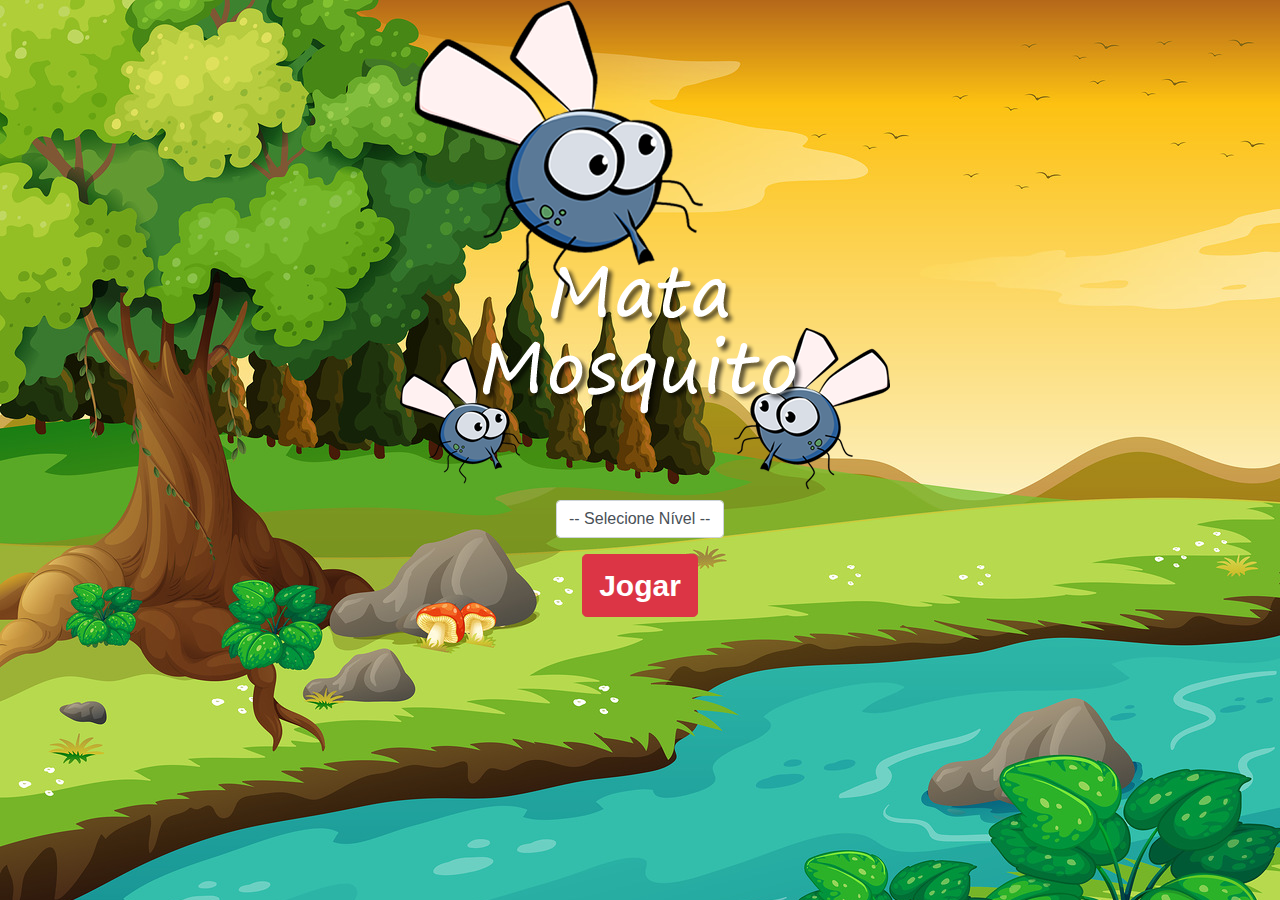
<file: index.html>
<!DOCTYPE html>
<html>
    <head>
        <title>Mata Mosquito</title>
        <meta http-equiv="Content-Type" content="text/html;charset=UTF-8">
        <meta name="viewport" content="width=device-width, initial-scale:1, shrink-to-fit:no">
        <link rel="stylesheet" href="estilo.css">
        <link rel="stylesheet" href="bootstrap/bootstrap5/css/bootstrap.min.css">
        <link rel="stylesheet" href="bootstrap/bootstrap4/css/bootstrap.min.css">
        <script>
            function iniciarJogo(){
                var nivel = document.getElementById('nivel').value
                if(nivel === ''){
                    alert('Selecione um nível para jogar o jogo!')
                    return false
                }
                window.location.href = 'jogo.html?' + nivel
            }
        </script>
    </head>
    <body>
        <div class="container">
            <div class="row">
                <div class="col">
                    <div class="d-flex justify-content-center">
                        <img src="imagens/game.png">
                    </div>
                </div>
            </div>
            <div class="row">
                <div class="col">
                    <div class="d-flex justify-content-center">
                        <div class="mb-3">
                            <select class="form-control" id="nivel">
                                <option value="">-- Selecione Nível --</option>
                                <option value="normal">Normal</option>
                                <option value="dificil">Difícil</option>
                                <option value="aedes">Aedes Egipty</option>
                            </select>
                        </div>
                    </div>
                </div>
            </div>
            <div class="row">
                <div class="col">
                    <div class="d-flex justify-content-center">
                        <button type="button" class="btn btn-danger comecar btn-lg" onclick="iniciarJogo()">Jogar</button>
                    </div>
                </div>
            </div>
        </div>
    </body>
</html>
</file>
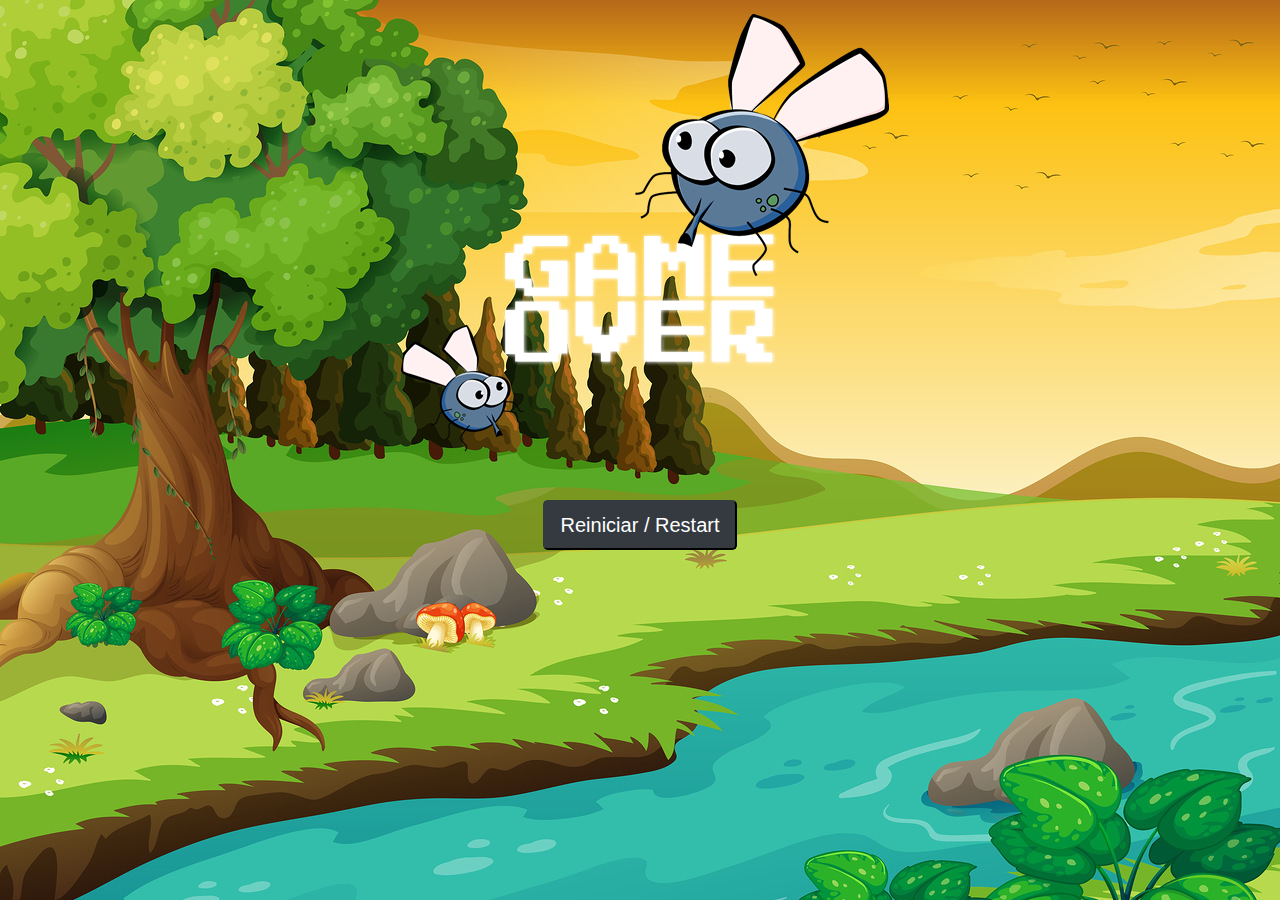
<file: fim-de-jogo.html>
<!DOCTYPE html>
<html>
    <head>
        <title>Game Over</title>
        <meta http-equiv="Content-Type" content="text/html;charset=UTF-8">
        <meta name="viewport" content="width=device-width, initial-scale:1, shrink-to-fit:no">
        <link rel="stylesheet" href="bootstrap/bootstrap5/css/bootstrap.min.css">
        <link rel="stylesheet" href="bootstrap/bootstrap4/css/bootstrap.min.css">
        <link rel="stylesheet" href="estilo.css">
    </head>
    <body>
        <div class="container">
            <div class="row">
                <div class="col">
                    <div class="d-flex justify-content-center">
                        <img src="./imagens/game_over.png">
                    </div>
                </div>
            </div>
            <div class="row">
                <div class="col">
                    <div class="d-flex justify-content-center">
                        <button type="button" class="btn-dark btn-lg" onclick="window.location.href = 'index.html'">Reiniciar / Restart</button>
                    </div>
                </div>
            </div>
        </div>
    </body>
</html>
</file>
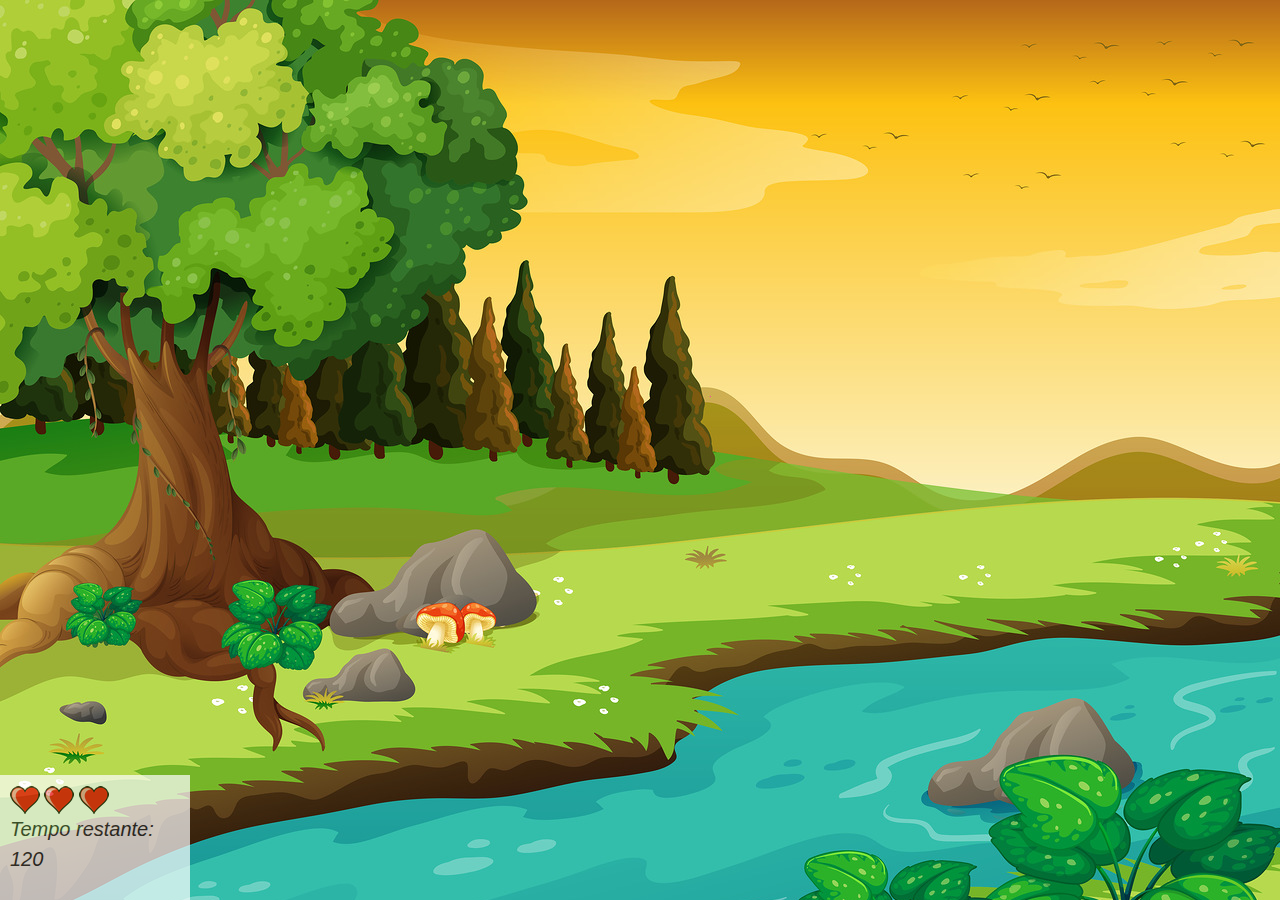
<file: jogo.html>
<!DOCTYPE html>
<html>
    <head>
        <title>Game Mata Mosquito</title>
        <meta http-equiv="Content-Type" content="text/html;charset=UTF-8">
        <meta name="viewport" content="width=device-width, initial-scale:1, shrink-to-fit:no">
        <link rel="stylesheet" href="estilo.css">
        <link rel="stylesheet" href="bootstrap/bootstrap5/css/bootstrap.min.css">
        <link rel="stylesheet" href="bootstrap/bootstrap4/css/bootstrap.min.css">
        <script src="jogo.js"></script>
    </head>
    <body onresize="ajustaTamanhoPalcoJogo()">
        <div class="painel">
            <div class="vidas">
                <img id="v1" src="imagens/coracao_cheio.png">
                <img id="v2" src="imagens/coracao_cheio.png">
                <img id="v3" src="imagens/coracao_cheio.png">
            </div>
            <div class="cronometro">
                <p class="lead"><i>Tempo restante: <span id="cronometro"></span></i></p>
            </div>
        </div>
        <script>
            document.getElementById('cronometro').innerHTML = tempo
            var criaMosquito = setInterval(function(){
                posicaoRandomica()
            }, criaMosquitoTempo)
        </script>
    </body>
</html>
</file>
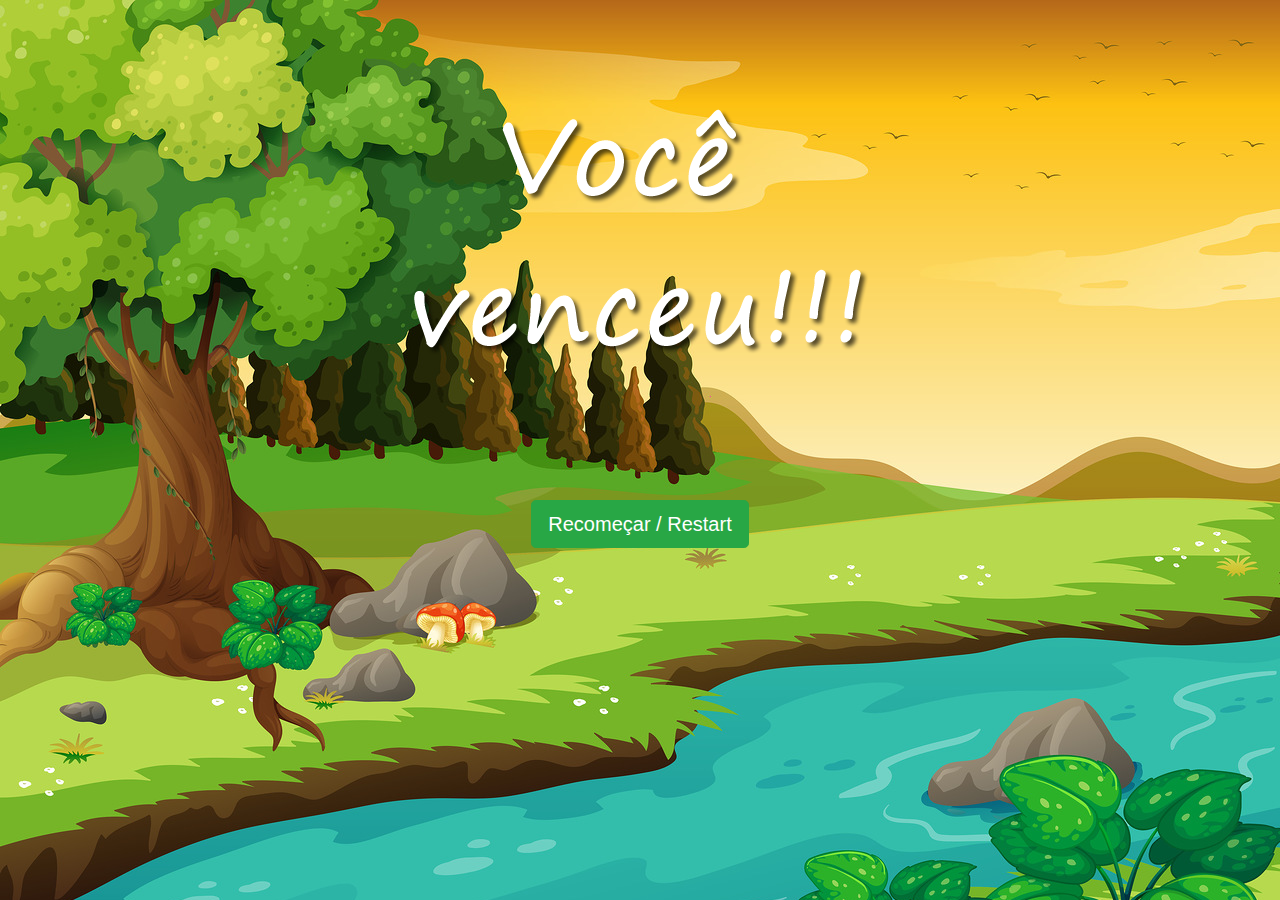
<file: vitoria.html>
<!DOCTYPE html>
<html>
    <head>
        <title>Vitória</title>
        <meta http-equiv="Content-Type" content="text/html;charset=UTF-8">
        <meta name="viewport" content="width=device-width, initial-scale:1, shrink-to-fit:no">
        <link rel="stylesheet" href="estilo.css">
        <link rel="stylesheet" href="bootstrap/bootstrap5/css/bootstrap.min.css">
        <link rel="stylesheet" href="bootstrap/bootstrap4/css/bootstrap.min.css">
    </head>
    <body>
        <div class="container">
            <div class="row">
                <div class="col">
                    <div class="d-flex justify-content-center">
                        <img src="imagens/vitoria.png">
                    </div>
                </div>
            </div>
            <div class="row">
                <div class="col">
                    <div class="d-flex justify-content-center">
                        <button type="button" class="btn btn-success btn-lg" onclick="window.location.href = 'index.html'">Recomeçar / Restart</button>
                    </div>
                </div>
            </div>
        </div>
    </body>
</html>
</file>
<file: estilo.css>
html{
    cursor: url(imagens/mata_mosquito.png) 30 30, auto;
}
body{
    background-image: url(./imagens/bg.jpg);
    background-repeat: no-repeat;
    background-size: 100%;
    height: 100%;
    width: 100%;
}
.mosquito1{
    width: 50px;
    height: 50px;
}
.mosquito2{
    width: 70px;
    height: 70px;
}
.mosquito3{
    width: 90px;
    height: 90px;
}
.ladoA{
    transform: scaleX(1);
}
.ladoB{
    transform: scaleX(-1);
}
.painel{
    position: absolute;
    width: 190px;
    padding: 10px;
    left: 0px;
    bottom: 0px;
    border-top: solid 1px #fff;
    background-color: #fff;
    opacity: 0.7;
    font-weight: bold;
}
.vidas{
    float: left;
}
.cronometro{
    float: left;
    font-size: 20px;
}
div.container div.row div.d-flex button.comecar{
    font-weight: bold;
    font-size: 30px;
}
</file>
